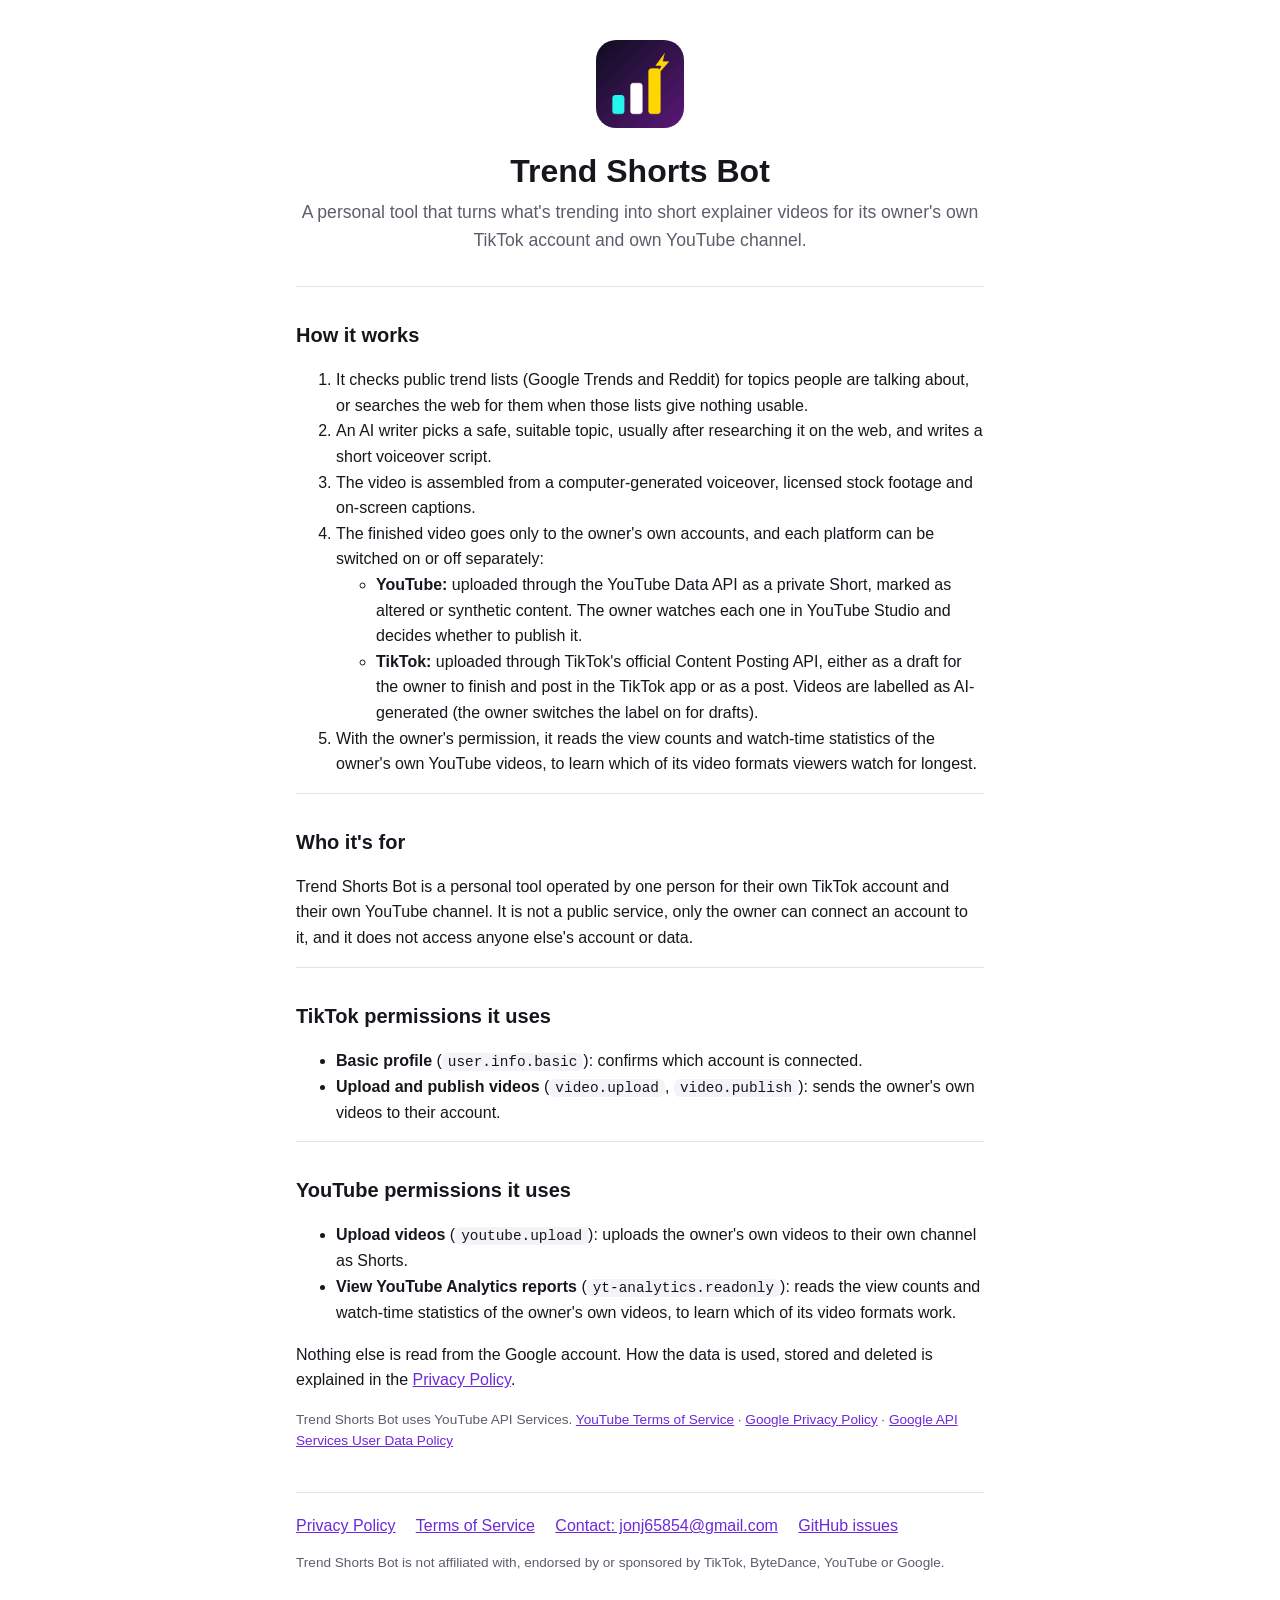
<file: index.html>
<!doctype html>
<html lang="en">
<head>
<meta charset="utf-8">
<meta name="viewport" content="width=device-width, initial-scale=1">
<title>Trend Shorts Bot</title>
<meta name="description" content="Trend Shorts Bot is a personal tool that publishes the owner's own AI-assisted short videos to their own TikTok account and their own YouTube channel.">
<link rel="icon" href="app-icon.png">
<link rel="stylesheet" href="style.css">
</head>
<body>
<main>
  <header class="hero">
    <img src="app-icon.png" alt="" width="88" height="88">
    <h1>Trend Shorts Bot</h1>
    <p class="lede">A personal tool that turns what's trending into short explainer videos for its owner's own TikTok account and own YouTube channel.</p>
  </header>

  <section>
    <h2>How it works</h2>
    <ol>
      <li>It checks public trend lists (Google Trends and Reddit) for topics people are talking about, or searches the web for them when those lists give nothing usable.</li>
      <li>An AI writer picks a safe, suitable topic, usually after researching it on the web, and writes a short voiceover script.</li>
      <li>The video is assembled from a computer-generated voiceover, licensed stock footage and on-screen captions.</li>
      <li>The finished video goes only to the owner's own accounts, and each platform can be switched on or off separately:
        <ul>
          <li><strong>YouTube:</strong> uploaded through the YouTube Data API as a private Short, marked as altered or synthetic content. The owner watches each one in YouTube Studio and decides whether to publish it.</li>
          <li><strong>TikTok:</strong> uploaded through TikTok's official Content Posting API, either as a draft for the owner to finish and post in the TikTok app or as a post. Videos are labelled as AI-generated (the owner switches the label on for drafts).</li>
        </ul>
      </li>
      <li>With the owner's permission, it reads the view counts and watch-time statistics of the owner's own YouTube videos, to learn which of its video formats viewers watch for longest.</li>
    </ol>
  </section>

  <section>
    <h2>Who it's for</h2>
    <p>Trend Shorts Bot is a personal tool operated by one person for their own TikTok account and their own YouTube channel. It is not a public service, only the owner can connect an account to it, and it does not access anyone else's account or data.</p>
  </section>

  <section>
    <h2>TikTok permissions it uses</h2>
    <ul>
      <li><strong>Basic profile</strong> (<code>user.info.basic</code>): confirms which account is connected.</li>
      <li><strong>Upload and publish videos</strong> (<code>video.upload</code>, <code>video.publish</code>): sends the owner's own videos to their account.</li>
    </ul>
  </section>

  <section>
    <h2>YouTube permissions it uses</h2>
    <ul>
      <li><strong>Upload videos</strong> (<code>youtube.upload</code>): uploads the owner's own videos to their own channel as Shorts.</li>
      <li><strong>View YouTube Analytics reports</strong> (<code>yt-analytics.readonly</code>): reads the view counts and watch-time statistics of the owner's own videos, to learn which of its video formats work.</li>
    </ul>
    <p>Nothing else is read from the Google account. How the data is used, stored and deleted is explained in the <a href="privacy.html">Privacy Policy</a>.</p>
    <p class="small">Trend Shorts Bot uses YouTube API Services. <a href="https://www.youtube.com/t/terms">YouTube Terms of Service</a> · <a href="https://policies.google.com/privacy">Google Privacy Policy</a> · <a href="https://developers.google.com/terms/api-services-user-data-policy">Google API Services User Data Policy</a></p>
  </section>

  <footer>
    <a href="privacy.html">Privacy Policy</a>
    <a href="terms.html">Terms of Service</a>
    <a href="mailto:jonj65854@gmail.com">Contact: jonj65854@gmail.com</a>
    <a href="https://github.com/BaileyGS7/BaileyGS7.github.io/issues">GitHub issues</a>
    <p class="small">Trend Shorts Bot is not affiliated with, endorsed by or sponsored by TikTok, ByteDance, YouTube or Google.</p>
  </footer>
</main>
</body>
</html>
</file>
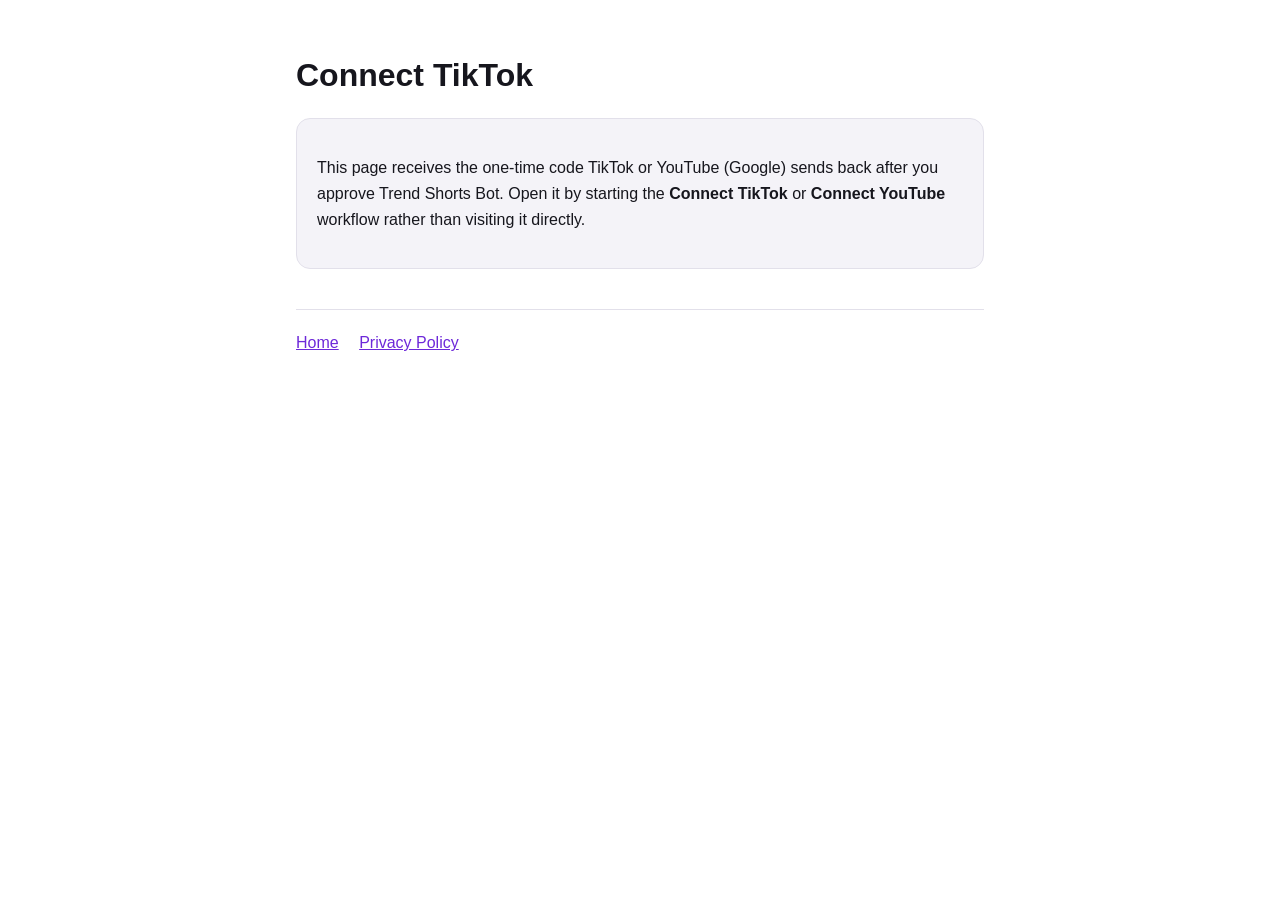
<file: callback.html>
<!doctype html>
<html lang="en">
<head>
<meta charset="utf-8">
<meta name="viewport" content="width=device-width, initial-scale=1">
<meta name="robots" content="noindex">
<meta name="referrer" content="no-referrer">
<title>Connect Account</title>
<link rel="icon" href="app-icon.png">
<link rel="stylesheet" href="style.css">
</head>
<body>
<main>
  <h1 id="heading">Connect TikTok</h1>

  <div id="ok" class="card hidden">
    <p><strong><span class="svc">TikTok</span> said yes.</strong> Copy this code and paste it into the bot within a few minutes, because it expires quickly and works only once.</p>
    <textarea id="code" class="code-box" rows="3" readonly aria-label="Authorisation code"></textarea>
    <button id="copy" type="button">Copy code</button>
    <span id="copied" class="small hidden">&nbsp;Copied!</span>
    <h2>Next</h2>
    <ol>
      <li>Open the <strong>TikTok-Automation</strong> repository on GitHub and go to the <strong>Actions</strong> tab.</li>
      <li>Click <strong class="wf">Connect TikTok</strong>, then <strong>Run workflow</strong>.</li>
      <li>Paste the code into the <strong>code</strong> box and click <strong>Run workflow</strong>.</li>
    </ol>
    <p class="small" id="state-line"></p>
  </div>

  <div id="err" class="card error hidden">
    <p><strong><span class="svc">TikTok</span> didn't connect.</strong></p>
    <p id="err-text"></p>
    <p>Start the connection again from the <strong class="wf">Connect TikTok</strong> workflow.</p>
  </div>

  <div id="none" class="card hidden">
    <p>This page receives the one-time code TikTok or YouTube (Google) sends back after you approve Trend Shorts Bot. Open it by starting the <strong>Connect TikTok</strong> or <strong>Connect YouTube</strong> workflow rather than visiting it directly.</p>
  </div>

  <footer>
    <a href="./">Home</a>
    <a href="privacy.html">Privacy Policy</a>
  </footer>
</main>
<script>
  (function () {
    var params = new URLSearchParams(window.location.search);
    var code = params.get("code");
    var error = params.get("error");
    function show(id) { document.getElementById(id).classList.remove("hidden"); }
    // Google (YouTube) adds a "scope" with googleapis.com URLs; the bot also prefixes its state with the service.
    var state0 = params.get("state") || "";
    var isGoogle = (params.get("scope") || "").indexOf("googleapis.com") !== -1 || state0.indexOf("youtube") === 0;
    var service = isGoogle ? "YouTube" : "TikTok";
    var workflow = isGoogle ? "Connect YouTube" : "Connect TikTok";
    document.getElementById("heading").textContent = "Connect " + service;
    document.title = "Connect " + service;
    Array.prototype.forEach.call(document.querySelectorAll(".svc"), function (el) { el.textContent = isGoogle ? "Google" : "TikTok"; });
    Array.prototype.forEach.call(document.querySelectorAll(".wf"), function (el) { el.textContent = workflow; });
    if (error) {
      var desc = params.get("error_description") || "";
      document.getElementById("err-text").textContent = error + (desc ? ": " + desc : "");
      show("err");
    } else if (code) {
      var box = document.getElementById("code");
      box.value = code;
      var state = params.get("state");
      if (state) {
        document.getElementById("state-line").textContent = "Request ID (state): " + state;
      }
      show("ok");
      document.getElementById("copy").addEventListener("click", function () {
        function done() { document.getElementById("copied").classList.remove("hidden"); }
        if (navigator.clipboard && navigator.clipboard.writeText) {
          navigator.clipboard.writeText(code).then(done, function () { box.select(); document.execCommand("copy"); done(); });
        } else {
          box.select(); document.execCommand("copy"); done();
        }
      });
      // Remove the code from the address bar so it isn't kept in browser history.
      if (window.history && window.history.replaceState) {
        window.history.replaceState(null, "", window.location.pathname);
      }
    } else {
      show("none");
    }
  })();
</script>
</body>
</html>
</file>
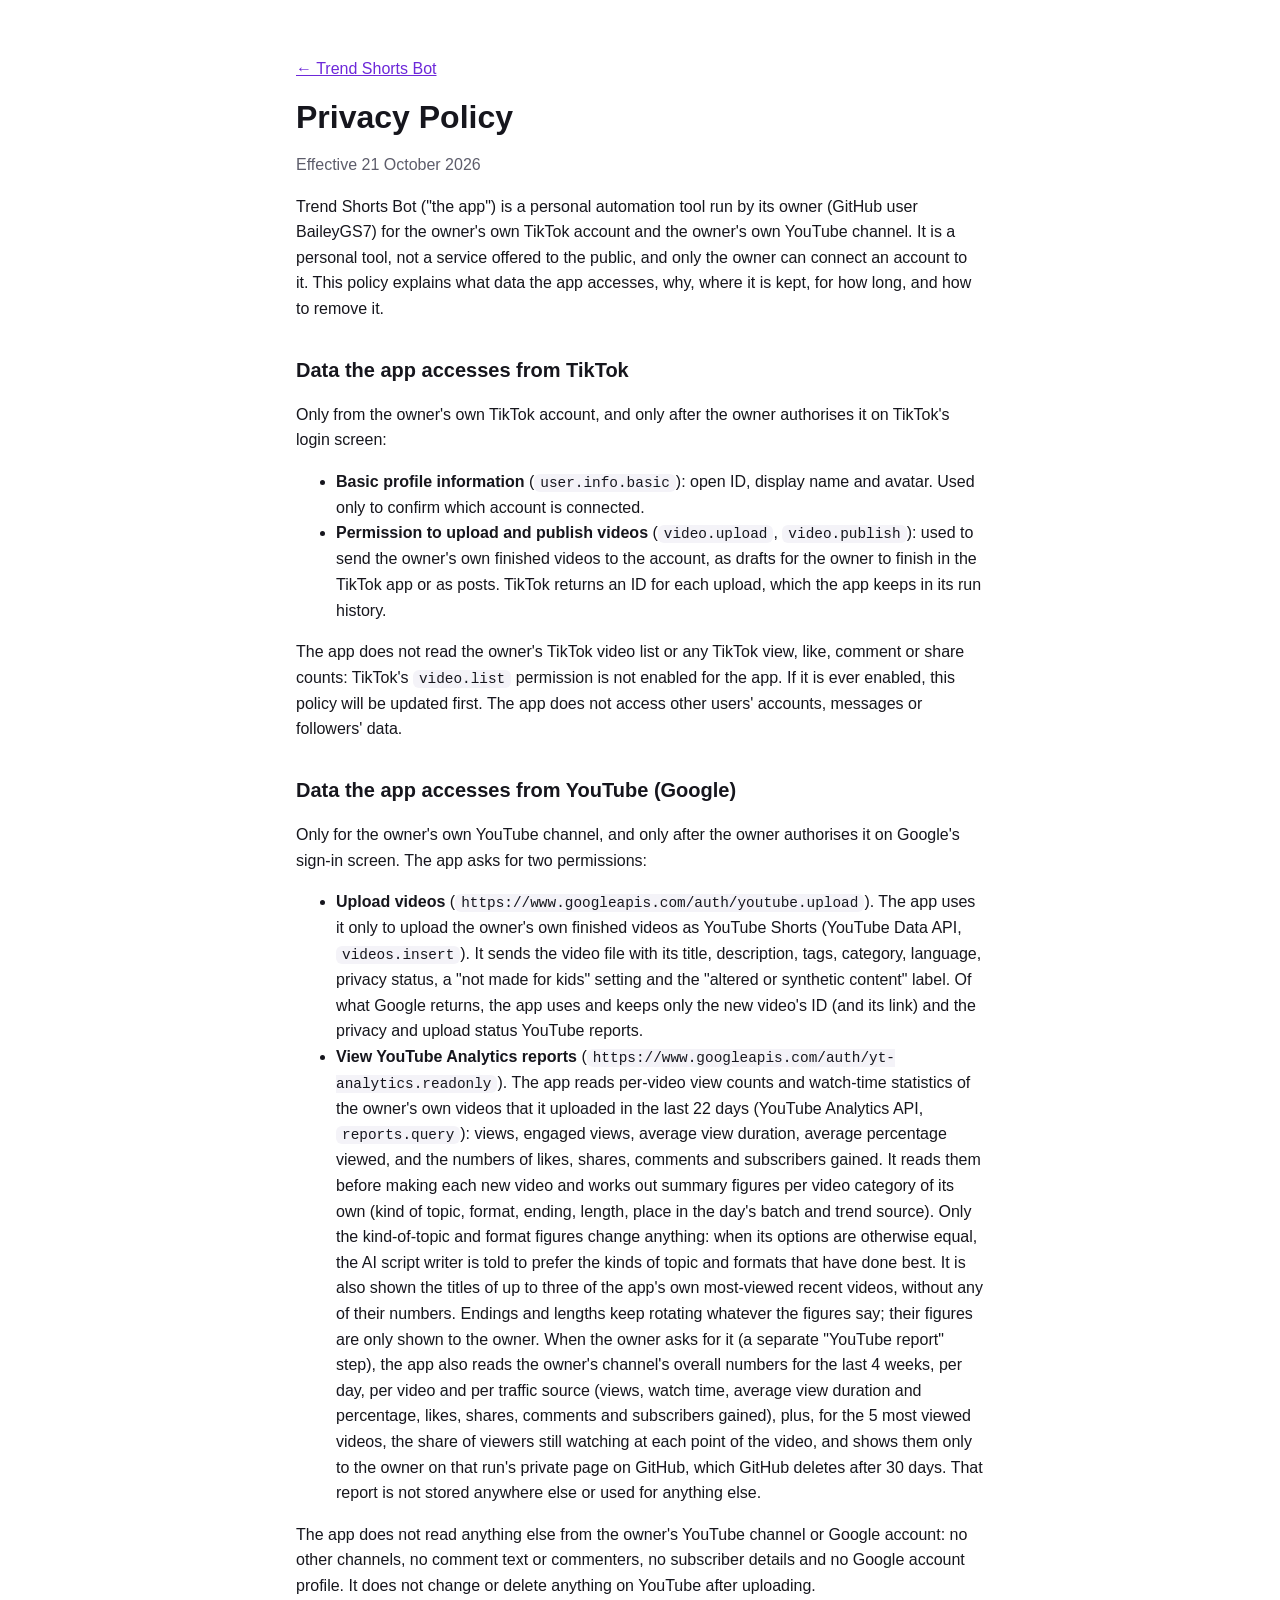
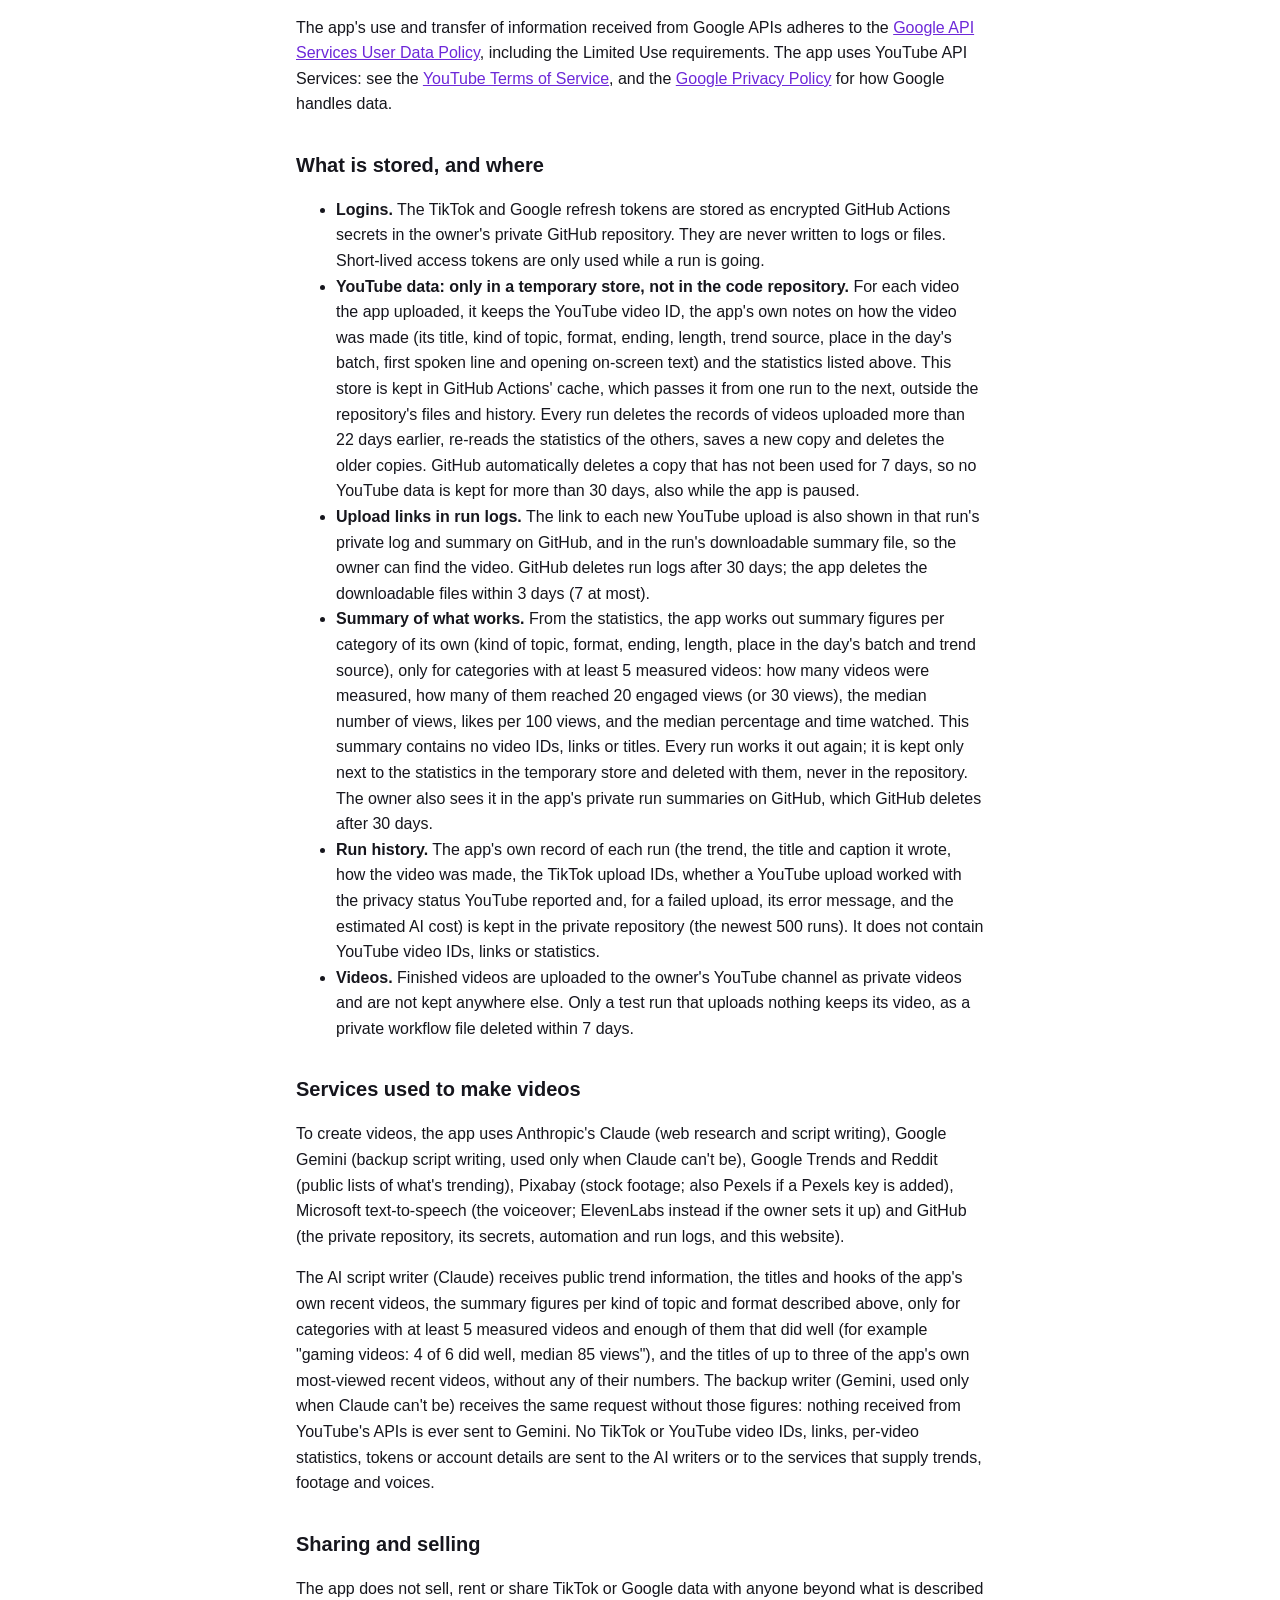
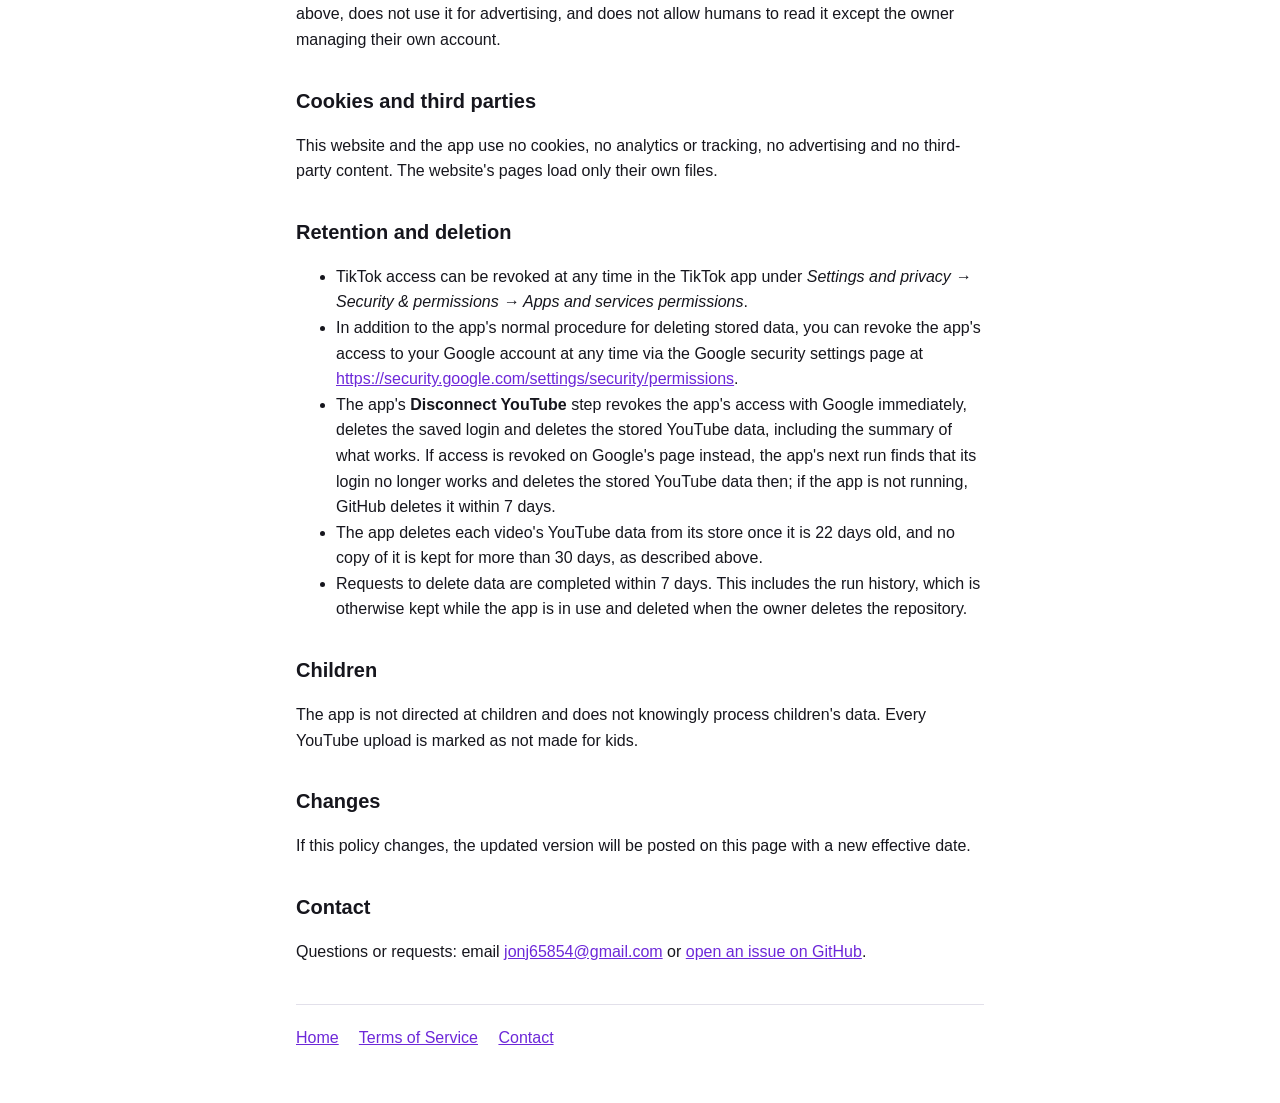
<file: privacy.html>
<!doctype html>
<html lang="en">
<head>
<meta charset="utf-8">
<meta name="viewport" content="width=device-width, initial-scale=1">
<title>Privacy Policy</title>
<link rel="icon" href="app-icon.png">
<link rel="stylesheet" href="style.css">
</head>
<body>
<main>
  <p><a href="./">&larr; Trend Shorts Bot</a></p>
  <h1>Privacy Policy</h1>
  <p class="updated">Effective 21 October 2026</p>

  <p>Trend Shorts Bot ("the app") is a personal automation tool run by its owner (GitHub user BaileyGS7) for the owner's own TikTok account and the owner's own YouTube channel. It is a personal tool, not a service offered to the public, and only the owner can connect an account to it. This policy explains what data the app accesses, why, where it is kept, for how long, and how to remove it.</p>

  <h2>Data the app accesses from TikTok</h2>
  <p>Only from the owner's own TikTok account, and only after the owner authorises it on TikTok's login screen:</p>
  <ul>
    <li><strong>Basic profile information</strong> (<code>user.info.basic</code>): open ID, display name and avatar. Used only to confirm which account is connected.</li>
    <li><strong>Permission to upload and publish videos</strong> (<code>video.upload</code>, <code>video.publish</code>): used to send the owner's own finished videos to the account, as drafts for the owner to finish in the TikTok app or as posts. TikTok returns an ID for each upload, which the app keeps in its run history.</li>
  </ul>
  <p>The app does not read the owner's TikTok video list or any TikTok view, like, comment or share counts: TikTok's <code>video.list</code> permission is not enabled for the app. If it is ever enabled, this policy will be updated first. The app does not access other users' accounts, messages or followers' data.</p>

  <h2>Data the app accesses from YouTube (Google)</h2>
  <p>Only for the owner's own YouTube channel, and only after the owner authorises it on Google's sign-in screen. The app asks for two permissions:</p>
  <ul>
    <li><strong>Upload videos</strong> (<code>https://www.googleapis.com/auth/youtube.upload</code>). The app uses it only to upload the owner's own finished videos as YouTube Shorts (YouTube Data API, <code>videos.insert</code>). It sends the video file with its title, description, tags, category, language, privacy status, a "not made for kids" setting and the "altered or synthetic content" label. Of what Google returns, the app uses and keeps only the new video's ID (and its link) and the privacy and upload status YouTube reports.</li>
    <li><strong>View YouTube Analytics reports</strong> (<code>https://www.googleapis.com/auth/yt-analytics.readonly</code>). The app reads per-video view counts and watch-time statistics of the owner's own videos that it uploaded in the last 22 days (YouTube Analytics API, <code>reports.query</code>): views, engaged views, average view duration, average percentage viewed, and the numbers of likes, shares, comments and subscribers gained. It reads them before making each new video and works out summary figures per video category of its own (kind of topic, format, ending, length, place in the day's batch and trend source). Only the kind-of-topic and format figures change anything: when its options are otherwise equal, the AI script writer is told to prefer the kinds of topic and formats that have done best. It is also shown the titles of up to three of the app's own most-viewed recent videos, without any of their numbers. Endings and lengths keep rotating whatever the figures say; their figures are only shown to the owner. When the owner asks for it (a separate "YouTube report" step), the app also reads the owner's channel's overall numbers for the last 4 weeks, per day, per video and per traffic source (views, watch time, average view duration and percentage, likes, shares, comments and subscribers gained), plus, for the 5 most viewed videos, the share of viewers still watching at each point of the video, and shows them only to the owner on that run's private page on GitHub, which GitHub deletes after 30 days. That report is not stored anywhere else or used for anything else.</li>
  </ul>
  <p>The app does not read anything else from the owner's YouTube channel or Google account: no other channels, no comment text or commenters, no subscriber details and no Google account profile. It does not change or delete anything on YouTube after uploading.</p>
  <p>The app's use and transfer of information received from Google APIs adheres to the <a href="https://developers.google.com/terms/api-services-user-data-policy">Google API Services User Data Policy</a>, including the Limited Use requirements. The app uses YouTube API Services: see the <a href="https://www.youtube.com/t/terms">YouTube Terms of Service</a>, and the <a href="https://policies.google.com/privacy">Google Privacy Policy</a> for how Google handles data.</p>

  <h2>What is stored, and where</h2>
  <ul>
    <li><strong>Logins.</strong> The TikTok and Google refresh tokens are stored as encrypted GitHub Actions secrets in the owner's private GitHub repository. They are never written to logs or files. Short-lived access tokens are only used while a run is going.</li>
    <li><strong>YouTube data: only in a temporary store, not in the code repository.</strong> For each video the app uploaded, it keeps the YouTube video ID, the app's own notes on how the video was made (its title, kind of topic, format, ending, length, trend source, place in the day's batch, first spoken line and opening on-screen text) and the statistics listed above. This store is kept in GitHub Actions' cache, which passes it from one run to the next, outside the repository's files and history. Every run deletes the records of videos uploaded more than 22 days earlier, re-reads the statistics of the others, saves a new copy and deletes the older copies. GitHub automatically deletes a copy that has not been used for 7 days, so no YouTube data is kept for more than 30 days, also while the app is paused.</li>
    <li><strong>Upload links in run logs.</strong> The link to each new YouTube upload is also shown in that run's private log and summary on GitHub, and in the run's downloadable summary file, so the owner can find the video. GitHub deletes run logs after 30 days; the app deletes the downloadable files within 3 days (7 at most).</li>
    <li><strong>Summary of what works.</strong> From the statistics, the app works out summary figures per category of its own (kind of topic, format, ending, length, place in the day's batch and trend source), only for categories with at least 5 measured videos: how many videos were measured, how many of them reached 20 engaged views (or 30 views), the median number of views, likes per 100 views, and the median percentage and time watched. This summary contains no video IDs, links or titles. Every run works it out again; it is kept only next to the statistics in the temporary store and deleted with them, never in the repository. The owner also sees it in the app's private run summaries on GitHub, which GitHub deletes after 30 days.</li>
    <li><strong>Run history.</strong> The app's own record of each run (the trend, the title and caption it wrote, how the video was made, the TikTok upload IDs, whether a YouTube upload worked with the privacy status YouTube reported and, for a failed upload, its error message, and the estimated AI cost) is kept in the private repository (the newest 500 runs). It does not contain YouTube video IDs, links or statistics.</li>
    <li><strong>Videos.</strong> Finished videos are uploaded to the owner's YouTube channel as private videos and are not kept anywhere else. Only a test run that uploads nothing keeps its video, as a private workflow file deleted within 7 days.</li>
  </ul>

  <h2>Services used to make videos</h2>
  <p>To create videos, the app uses Anthropic's Claude (web research and script writing), Google Gemini (backup script writing, used only when Claude can't be), Google Trends and Reddit (public lists of what's trending), Pixabay (stock footage; also Pexels if a Pexels key is added), Microsoft text-to-speech (the voiceover; ElevenLabs instead if the owner sets it up) and GitHub (the private repository, its secrets, automation and run logs, and this website).</p>
  <p>The AI script writer (Claude) receives public trend information, the titles and hooks of the app's own recent videos, the summary figures per kind of topic and format described above, only for categories with at least 5 measured videos and enough of them that did well (for example "gaming videos: 4 of 6 did well, median 85 views"), and the titles of up to three of the app's own most-viewed recent videos, without any of their numbers. The backup writer (Gemini, used only when Claude can't be) receives the same request without those figures: nothing received from YouTube's APIs is ever sent to Gemini. No TikTok or YouTube video IDs, links, per-video statistics, tokens or account details are sent to the AI writers or to the services that supply trends, footage and voices.</p>

  <h2>Sharing and selling</h2>
  <p>The app does not sell, rent or share TikTok or Google data with anyone beyond what is described above, does not use it for advertising, and does not allow humans to read it except the owner managing their own account.</p>

  <h2>Cookies and third parties</h2>
  <p>This website and the app use no cookies, no analytics or tracking, no advertising and no third-party content. The website's pages load only their own files.</p>

  <h2>Retention and deletion</h2>
  <ul>
    <li>TikTok access can be revoked at any time in the TikTok app under <em>Settings and privacy &rarr; Security &amp; permissions &rarr; Apps and services permissions</em>.</li>
    <li>In addition to the app's normal procedure for deleting stored data, you can revoke the app's access to your Google account at any time via the Google security settings page at <a href="https://security.google.com/settings/security/permissions">https://security.google.com/settings/security/permissions</a>.</li>
    <li>The app's <strong>Disconnect YouTube</strong> step revokes the app's access with Google immediately, deletes the saved login and deletes the stored YouTube data, including the summary of what works. If access is revoked on Google's page instead, the app's next run finds that its login no longer works and deletes the stored YouTube data then; if the app is not running, GitHub deletes it within 7 days.</li>
    <li>The app deletes each video's YouTube data from its store once it is 22 days old, and no copy of it is kept for more than 30 days, as described above.</li>
    <li>Requests to delete data are completed within 7 days. This includes the run history, which is otherwise kept while the app is in use and deleted when the owner deletes the repository.</li>
  </ul>

  <h2>Children</h2>
  <p>The app is not directed at children and does not knowingly process children's data. Every YouTube upload is marked as not made for kids.</p>

  <h2>Changes</h2>
  <p>If this policy changes, the updated version will be posted on this page with a new effective date.</p>

  <h2>Contact</h2>
  <p>Questions or requests: email <a href="mailto:jonj65854@gmail.com">jonj65854@gmail.com</a> or <a href="https://github.com/BaileyGS7/BaileyGS7.github.io/issues">open an issue on GitHub</a>.</p>

  <footer>
    <a href="./">Home</a>
    <a href="terms.html">Terms of Service</a>
    <a href="mailto:jonj65854@gmail.com">Contact</a>
  </footer>
</main>
</body>
</html>
</file>
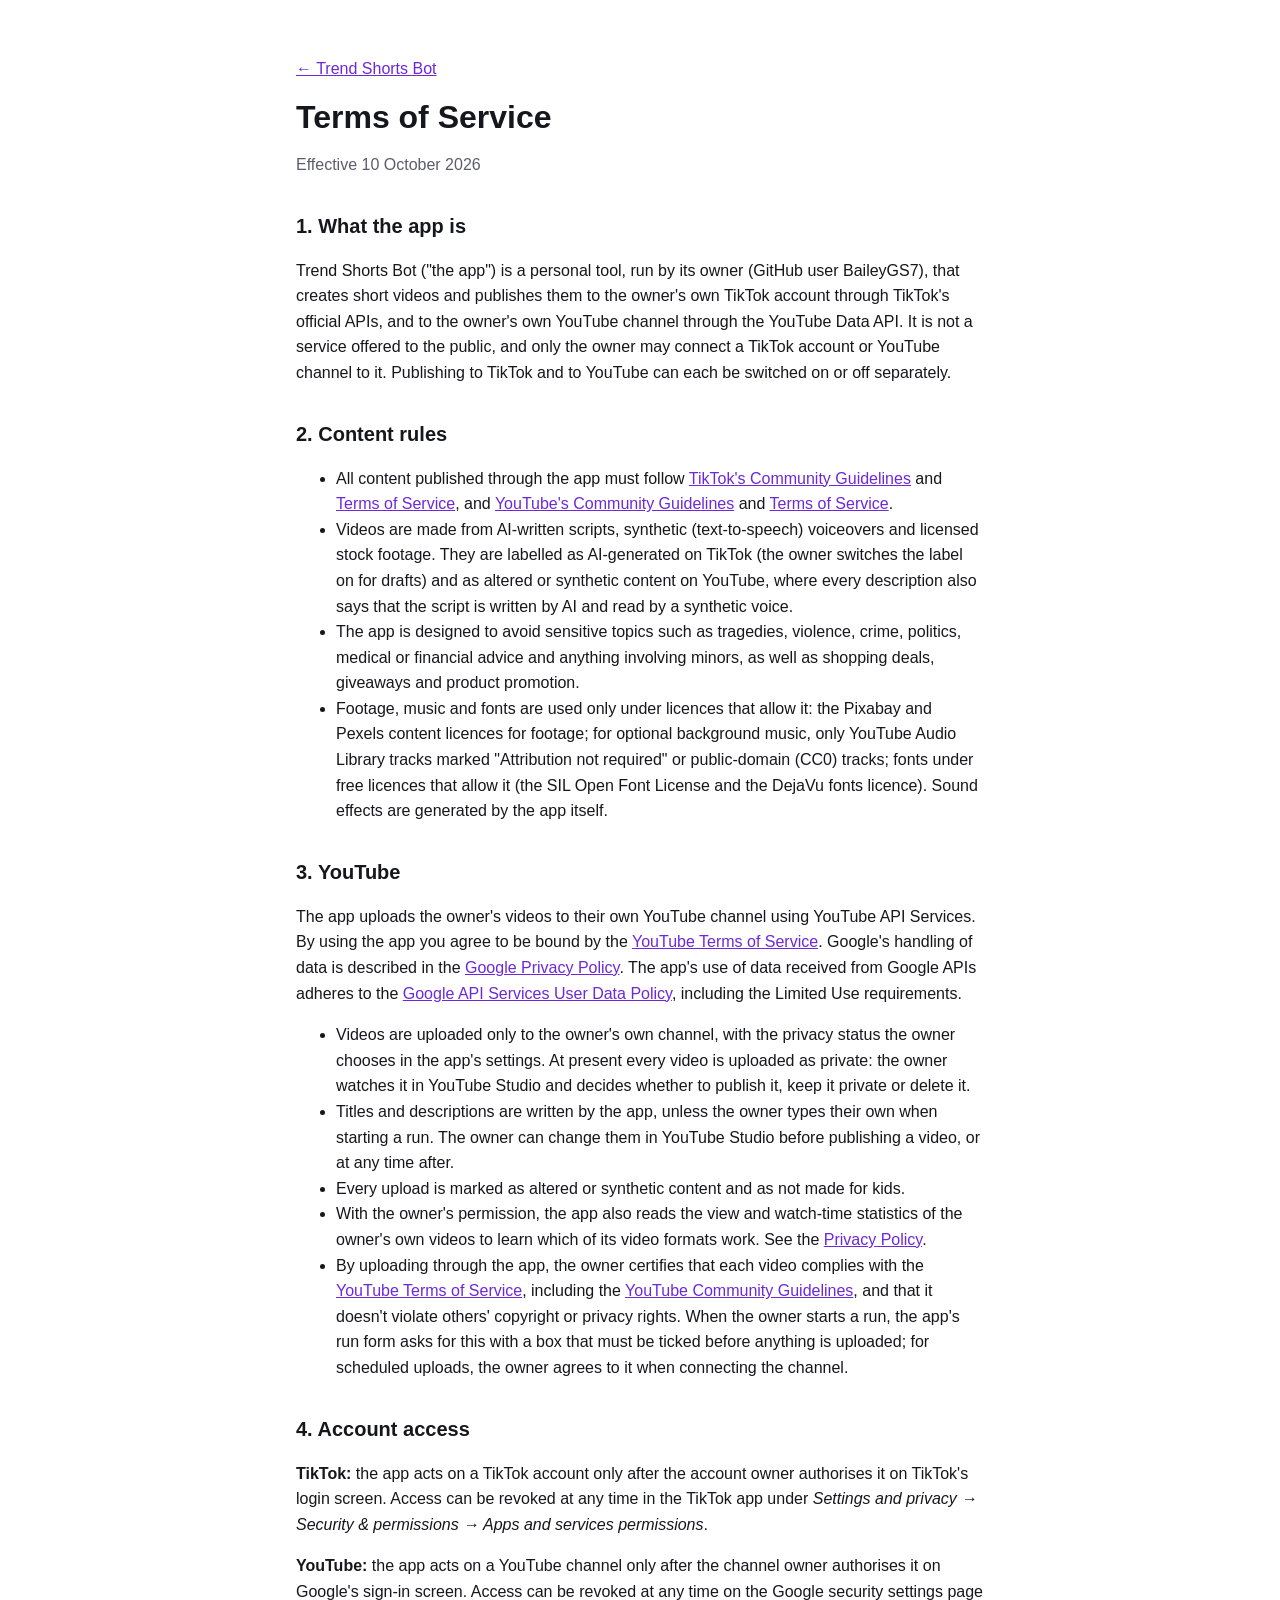
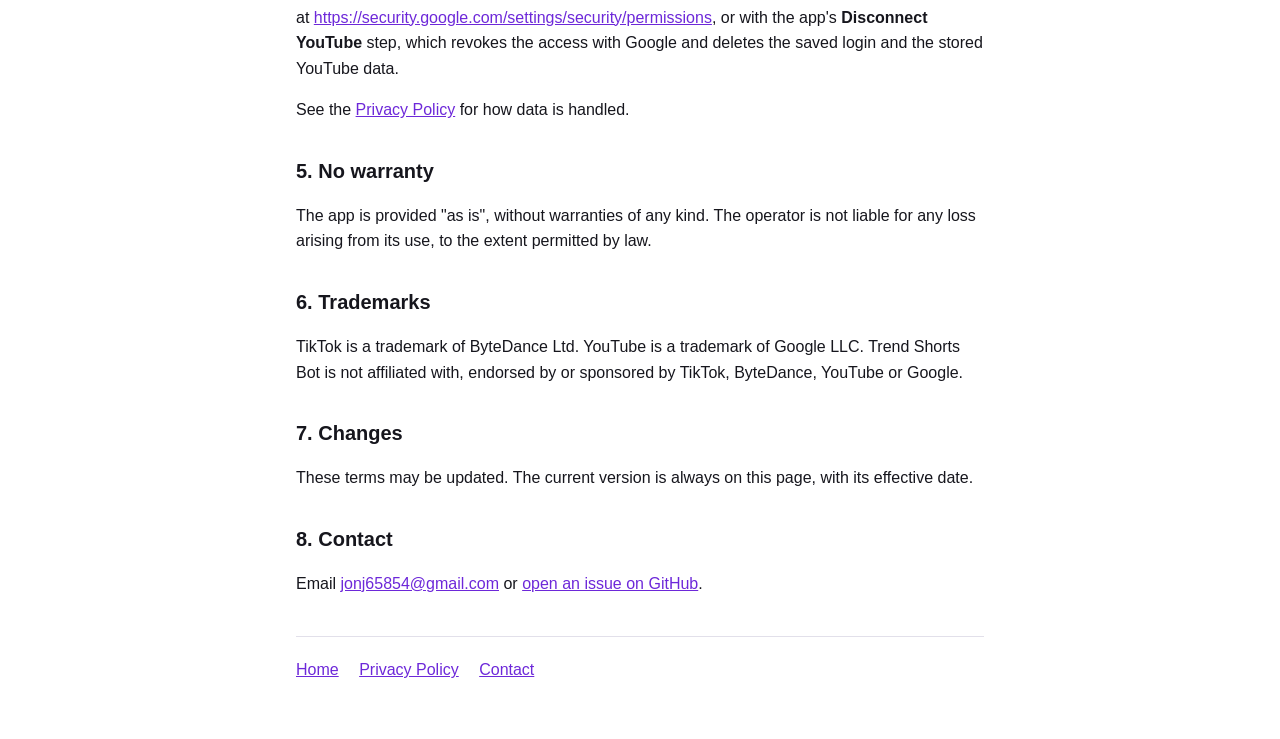
<file: terms.html>
<!doctype html>
<html lang="en">
<head>
<meta charset="utf-8">
<meta name="viewport" content="width=device-width, initial-scale=1">
<title>Terms of Service</title>
<link rel="icon" href="app-icon.png">
<link rel="stylesheet" href="style.css">
</head>
<body>
<main>
  <p><a href="./">&larr; Trend Shorts Bot</a></p>
  <h1>Terms of Service</h1>
  <p class="updated">Effective 10 October 2026</p>

  <h2>1. What the app is</h2>
  <p>Trend Shorts Bot ("the app") is a personal tool, run by its owner (GitHub user BaileyGS7), that creates short videos and publishes them to the owner's own TikTok account through TikTok's official APIs, and to the owner's own YouTube channel through the YouTube Data API. It is not a service offered to the public, and only the owner may connect a TikTok account or YouTube channel to it. Publishing to TikTok and to YouTube can each be switched on or off separately.</p>

  <h2>2. Content rules</h2>
  <ul>
    <li>All content published through the app must follow <a href="https://www.tiktok.com/community-guidelines">TikTok's Community Guidelines</a> and <a href="https://www.tiktok.com/legal/terms-of-service">Terms of Service</a>, and <a href="https://www.youtube.com/howyoutubeworks/policies/community-guidelines/">YouTube's Community Guidelines</a> and <a href="https://www.youtube.com/t/terms">Terms of Service</a>.</li>
    <li>Videos are made from AI-written scripts, synthetic (text-to-speech) voiceovers and licensed stock footage. They are labelled as AI-generated on TikTok (the owner switches the label on for drafts) and as altered or synthetic content on YouTube, where every description also says that the script is written by AI and read by a synthetic voice.</li>
    <li>The app is designed to avoid sensitive topics such as tragedies, violence, crime, politics, medical or financial advice and anything involving minors, as well as shopping deals, giveaways and product promotion.</li>
    <li>Footage, music and fonts are used only under licences that allow it: the Pixabay and Pexels content licences for footage; for optional background music, only YouTube Audio Library tracks marked "Attribution not required" or public-domain (CC0) tracks; fonts under free licences that allow it (the SIL Open Font License and the DejaVu fonts licence). Sound effects are generated by the app itself.</li>
  </ul>

  <h2>3. YouTube</h2>
  <p>The app uploads the owner's videos to their own YouTube channel using YouTube API Services. By using the app you agree to be bound by the <a href="https://www.youtube.com/t/terms">YouTube Terms of Service</a>. Google's handling of data is described in the <a href="https://policies.google.com/privacy">Google Privacy Policy</a>. The app's use of data received from Google APIs adheres to the <a href="https://developers.google.com/terms/api-services-user-data-policy">Google API Services User Data Policy</a>, including the Limited Use requirements.</p>
  <ul>
    <li>Videos are uploaded only to the owner's own channel, with the privacy status the owner chooses in the app's settings. At present every video is uploaded as private: the owner watches it in YouTube Studio and decides whether to publish it, keep it private or delete it.</li>
    <li>Titles and descriptions are written by the app, unless the owner types their own when starting a run. The owner can change them in YouTube Studio before publishing a video, or at any time after.</li>
    <li>Every upload is marked as altered or synthetic content and as not made for kids.</li>
    <li>With the owner's permission, the app also reads the view and watch-time statistics of the owner's own videos to learn which of its video formats work. See the <a href="privacy.html">Privacy Policy</a>.</li>
    <li>By uploading through the app, the owner certifies that each video complies with the <a href="https://www.youtube.com/t/terms">YouTube Terms of Service</a>, including the <a href="https://www.youtube.com/howyoutubeworks/policies/community-guidelines/">YouTube Community Guidelines</a>, and that it doesn't violate others' copyright or privacy rights. When the owner starts a run, the app's run form asks for this with a box that must be ticked before anything is uploaded; for scheduled uploads, the owner agrees to it when connecting the channel.</li>
  </ul>

  <h2>4. Account access</h2>
  <p><strong>TikTok:</strong> the app acts on a TikTok account only after the account owner authorises it on TikTok's login screen. Access can be revoked at any time in the TikTok app under <em>Settings and privacy &rarr; Security &amp; permissions &rarr; Apps and services permissions</em>.</p>
  <p><strong>YouTube:</strong> the app acts on a YouTube channel only after the channel owner authorises it on Google's sign-in screen. Access can be revoked at any time on the Google security settings page at <a href="https://security.google.com/settings/security/permissions">https://security.google.com/settings/security/permissions</a>, or with the app's <strong>Disconnect YouTube</strong> step, which revokes the access with Google and deletes the saved login and the stored YouTube data.</p>
  <p>See the <a href="privacy.html">Privacy Policy</a> for how data is handled.</p>

  <h2>5. No warranty</h2>
  <p>The app is provided "as is", without warranties of any kind. The operator is not liable for any loss arising from its use, to the extent permitted by law.</p>

  <h2>6. Trademarks</h2>
  <p>TikTok is a trademark of ByteDance Ltd. YouTube is a trademark of Google LLC. Trend Shorts Bot is not affiliated with, endorsed by or sponsored by TikTok, ByteDance, YouTube or Google.</p>

  <h2>7. Changes</h2>
  <p>These terms may be updated. The current version is always on this page, with its effective date.</p>

  <h2>8. Contact</h2>
  <p>Email <a href="mailto:jonj65854@gmail.com">jonj65854@gmail.com</a> or <a href="https://github.com/BaileyGS7/BaileyGS7.github.io/issues">open an issue on GitHub</a>.</p>

  <footer>
    <a href="./">Home</a>
    <a href="privacy.html">Privacy Policy</a>
    <a href="mailto:jonj65854@gmail.com">Contact</a>
  </footer>
</main>
</body>
</html>
</file>
<file: style.css>
:root {
  --bg: #ffffff;
  --text: #16161d;
  --muted: #5d5d6b;
  --card: #f4f3f8;
  --line: #e2e0ea;
  --accent: #6d28d9;
  --accent-text: #ffffff;
}
@media (prefers-color-scheme: dark) {
  :root {
    --bg: #111118;
    --text: #ececf1;
    --muted: #a3a3b2;
    --card: #1c1c26;
    --line: #2c2c39;
    --accent: #a78bfa;
    --accent-text: #111118;
  }
}
* { box-sizing: border-box; }
body {
  margin: 0;
  background: var(--bg);
  color: var(--text);
  font: 16px/1.6 -apple-system, BlinkMacSystemFont, "Segoe UI", Roboto, Helvetica, Arial, sans-serif;
}
main { max-width: 720px; margin: 0 auto; padding: 40px 16px 56px; }
.hero { text-align: center; margin-bottom: 32px; }
.hero img { border-radius: 20px; }
h1 { font-size: 2rem; line-height: 1.2; margin: 16px 0 8px; }
h2 { font-size: 1.25rem; margin: 32px 0 8px; }
.lede { color: var(--muted); font-size: 1.1rem; margin: 0; }
a { color: var(--accent); }
code { background: var(--card); padding: 1px 6px; border-radius: 6px; font-size: 0.9em; }
section, .card { border-top: 1px solid var(--line); }
.card { background: var(--card); border: 1px solid var(--line); border-radius: 14px; padding: 20px; margin: 24px 0; }
footer { margin-top: 40px; padding-top: 20px; border-top: 1px solid var(--line); }
footer a { margin-right: 16px; }
.small { color: var(--muted); font-size: 0.85rem; }
.updated { color: var(--muted); }
.code-box {
  display: block; width: 100%; margin: 12px 0; padding: 14px;
  font: 15px/1.4 ui-monospace, SFMono-Regular, Menlo, Consolas, monospace;
  background: var(--bg); color: var(--text); border: 2px solid var(--accent); border-radius: 10px;
  word-break: break-all; resize: none;
}
button {
  background: var(--accent); color: var(--accent-text); border: 0; border-radius: 10px;
  padding: 12px 20px; font-size: 1rem; font-weight: 600; cursor: pointer;
}
.error { border-color: #dc2626; }
.hidden { display: none; }
</file>
